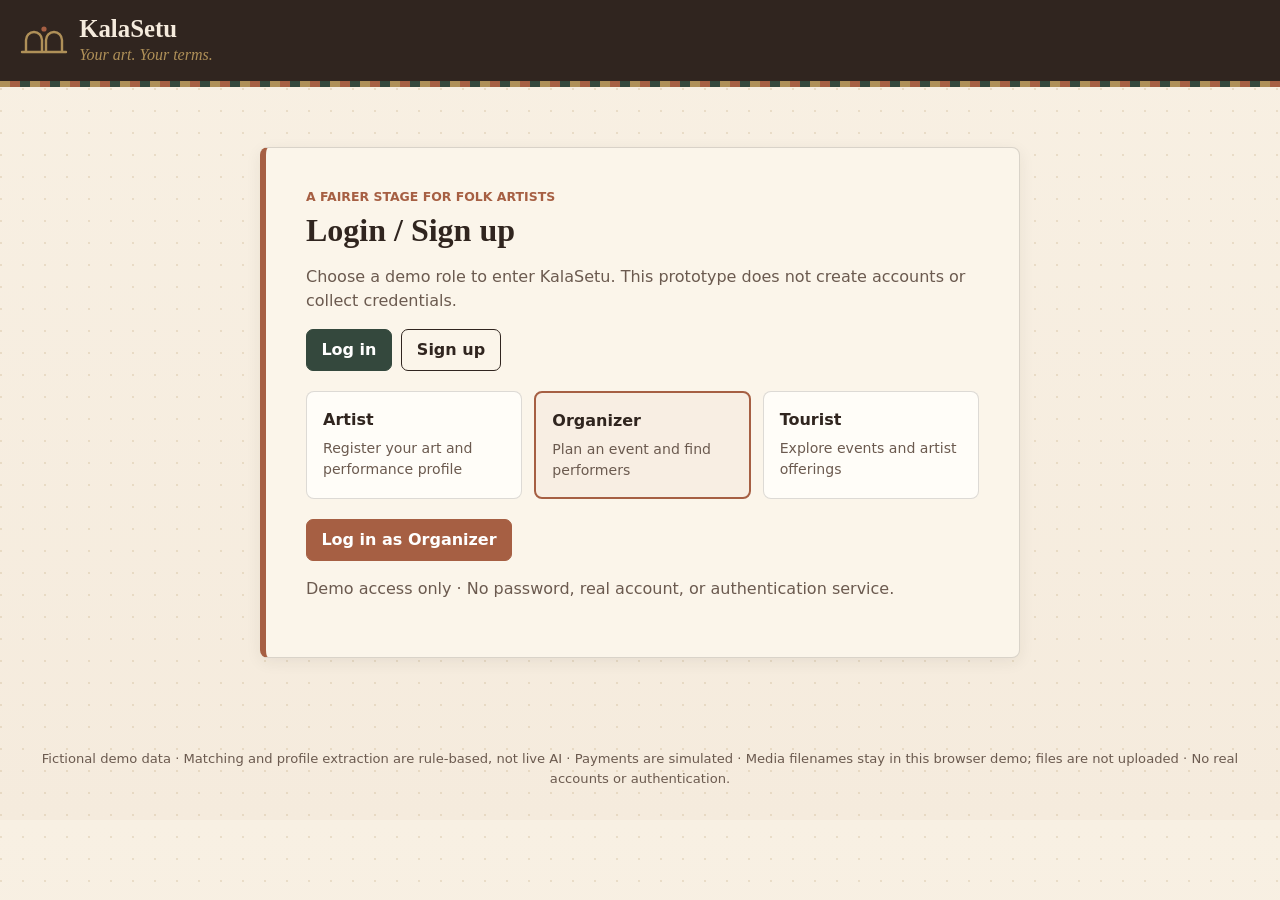
<file: index.html>
<!doctype html>
<html lang="en">
<head>
<meta charset="utf-8">
<meta name="viewport" content="width=device-width, initial-scale=1">
<script>
  const appRoute = new URLSearchParams(windgit ow.location.search);
  if (!appRoute.has('view') && !appRoute.has('demo')) window.location.replace('welcome.html');
</script>
<title>KalaSetu — Your art. Your terms.</title>
<link rel="stylesheet" href="styles.css">
</head>
<body>
<header class="top">
  <div class="brand">
    <svg class="logo" viewBox="0 0 48 32" aria-hidden="true"><path d="M2 28h44M6 28V16a8 8 0 0 1 16 0v12M26 28V16a8 8 0 0 1 16 0v12" fill="none" stroke="#AF9058" stroke-width="2.4" stroke-linecap="round"/><circle cx="24" cy="5" r="2.6" fill="#A65F43"/></svg>
    <div><h1>KalaSetu</h1><p>Your art. Your terms.</p></div>
  </div>
  <nav id="nav" aria-label="Main"></nav>
  <div class="tools">
    <button id="back" class="btn ghost" type="button" aria-label="Go to previous page" hidden>Back</button>
    <button id="reset" class="btn ghost" type="button">Reset demo</button>
  </div>
</header>
<div class="stripe" aria-hidden="true"></div>
<main>
  <section id="banner" class="banner" aria-live="polite"></section>
  <div id="app"></div>
</main>
<footer>Fictional demo data · Matching and profile extraction are rule-based, not live AI · Payments are simulated · Media filenames stay in this browser demo; files are not uploaded · No real accounts or authentication.</footer>
<div id="toast" role="status" aria-live="polite"></div>
<script src="app.js"></script>
</body>
</html>
</file>
<file: styles.css>
:root{--ivory:#F5EBDD;--espresso:#30251F;--terra:#A65F43;--gold:#AF9058;--forest:#34483D;--card:#FBF5EA;--line:rgba(48,37,31,.16);--serif:"Iowan Old Style","Palatino Linotype",Palatino,Georgia,serif;--sans:system-ui,-apple-system,"Segoe UI",Roboto,sans-serif}
*{box-sizing:border-box}
[hidden]{display:none!important}
body{margin:0;color:var(--espresso);font:16px/1.5 var(--sans);background:radial-gradient(circle at 1px 1px,rgba(175,144,88,.2) 1px,transparent 0) 0 0/22px 22px,linear-gradient(180deg,#F8F0E3,var(--ivory))}
h1,h2,h3{font-family:var(--serif);margin:0;line-height:1.2}
h2{font-size:1.55rem;margin-bottom:.35rem}h3{font-size:1.05rem;margin-bottom:.35rem}
small,.muted{color:#6b5a4f}
.top{background:var(--espresso);color:var(--ivory);display:flex;flex-wrap:wrap;gap:.65rem 1.25rem;align-items:center;justify-content:space-between;padding:.85rem 1.25rem}
.brand{display:flex;align-items:center;gap:.7rem}.brand h1{font-size:1.55rem}.brand p{margin:0;color:var(--gold);font-style:italic;font-family:var(--serif)}
.logo{width:48px;height:32px}
.stripe{height:6px;background:repeating-linear-gradient(90deg,var(--gold) 0 10px,var(--terra) 10px 20px,var(--forest) 20px 30px)}
nav{display:flex;gap:.15rem .25rem;flex-wrap:wrap}
nav button{background:none;border:0;color:var(--ivory);padding:.45rem .65rem;border-radius:6px;cursor:pointer;font:inherit;transition:background-color .16s ease,color .16s ease}
nav button[aria-current=page]{background:var(--terra);font-weight:600}
nav button:hover{background:rgba(245,235,221,.14)}nav button[aria-current=page]:hover{background:var(--terra)}
.tools{display:flex;gap:1rem;align-items:center;flex-wrap:wrap}
main{max-width:1100px;margin:0 auto;padding:1.25rem 1rem 2rem}
.banner{background:var(--forest);color:var(--ivory);border-radius:8px;padding:.75rem 1rem;margin-bottom:1.1rem;display:flex;gap:.6rem;align-items:flex-start}
.banner b{color:#E8D3A5;white-space:nowrap}
.access{max-width:760px;margin:2.5rem auto;padding:clamp(1.25rem,4vw,2.5rem);background:var(--card);border:1px solid var(--line);border-left:6px solid var(--terra);border-radius:8px;box-shadow:0 4px 16px rgba(48,37,31,.07)}
.access h2{font-size:2rem;margin:.25rem 0}.eyebrow{margin:0;color:var(--terra);font-size:.78rem;font-weight:700;text-transform:uppercase}
.mode-switch{margin:1rem 0}.mode-switch .btn[aria-pressed=true]{background:var(--forest);border-color:var(--forest);color:#fff}
.role-choices{display:grid;grid-template-columns:repeat(3,minmax(0,1fr));gap:.75rem;margin:1.25rem 0}
.role-choice{display:flex;flex-direction:column;gap:.35rem;text-align:left;padding:1rem;background:#fffdf8;border:1px solid var(--line);border-radius:8px;color:var(--espresso);font:inherit;cursor:pointer}
.role-choice[aria-pressed=true]{border:2px solid var(--terra);background:#f8eee3}.role-choice span{font-size:.88rem;color:#6b5a4f}
.match-grid{margin:.65rem 0 .9rem}.match-card{display:flex;flex-direction:column;gap:.3rem;padding:.8rem;transition:border-color .16s ease,box-shadow .16s ease,transform .16s ease}.match-card h3,.match-card p{margin:0}.match-card h3{font-size:1rem}.match-top{display:flex;align-items:center;justify-content:space-between;gap:.5rem}.match-reasons{display:flex;flex-wrap:wrap;gap:.25rem}.match-reasons .chip{font-size:.74rem;padding:.03rem .45rem}.match-card .stats{margin-top:.1rem}.match-card .btn{margin-top:.2rem}
.directory-heading{display:flex;align-items:flex-start;justify-content:space-between;gap:1rem;margin-bottom:.65rem}
.directory-heading p{margin:.25rem 0 0}
.directory-wishlist{align-self:center;color:var(--terra);font-weight:700;text-decoration:none;border-bottom:1px solid currentColor;padding:.25rem 0;white-space:nowrap}
.directory-wishlist:hover{color:var(--forest)}
.artist-card-heading{display:flex;align-items:center;justify-content:space-between;gap:.5rem}
.wishlist-toggle{display:inline-grid;place-items:center;flex:0 0 40px;width:40px;height:40px;border:1px solid var(--line);border-radius:50%;background:#fffdf8;color:var(--terra);font:inherit;font-size:1.3rem;line-height:1;cursor:pointer;transition:background-color .16s ease,border-color .16s ease,transform .16s ease}
.wishlist-toggle:hover,.wishlist-toggle[aria-pressed=true]{background:#f8eee3;border-color:var(--terra)}
.wishlist-toggle:hover{transform:scale(1.05)}
.custom-note{padding:.55rem .7rem;border-left:3px solid var(--gold);border-radius:4px;background:#fffaf0;font-size:.92rem}
.request-notes textarea{min-height:84px}
.event-photo{display:grid;grid-template-columns:minmax(0,320px) minmax(0,1fr);align-items:center;gap:.85rem;margin:.75rem 0 1rem;padding:.65rem;border:1px solid var(--line);border-radius:8px;background:#fffaf0}
.event-photo img{display:block;width:100%;aspect-ratio:16/9;object-fit:cover;border-radius:6px;background:var(--ivory)}
.event-photo figcaption{display:flex;flex-direction:column;gap:.3rem;color:#6b5a4f;font-size:.9rem}
.event-photo figcaption b{color:var(--espresso);font-family:var(--serif);font-size:1rem}
.event-photo-summary{grid-template-columns:minmax(0,220px) minmax(0,1fr);margin:.55rem 0}
.tourist-page>label{max-width:560px;margin:.75rem 0 1.25rem}
.tourist-section{margin:1.5rem 0}
.tourist-section-heading{display:flex;align-items:baseline;justify-content:space-between;gap:1rem;margin-bottom:.65rem}
.tourist-section-heading h3{margin:0;font:600 1.2rem/1.2 var(--serif)}
.tourist-section-heading .result-count{margin:0;font-size:.84rem}
.tourist-grid{align-items:stretch}
.tourist-event{padding:0;overflow:hidden}
.tourist-event[role=link]{cursor:pointer;transition:border-color .16s ease,box-shadow .16s ease,transform .16s ease}
.tourist-event[role=link]:hover,.tourist-event[role=link]:focus-visible{border-color:var(--terra);box-shadow:0 6px 16px rgba(48,37,31,.1);transform:translateY(-2px);outline:3px solid var(--gold);outline-offset:2px}
.tourist-event>img{display:block;width:100%;aspect-ratio:16/9;object-fit:cover;background:var(--ivory)}
.tourist-event-body{display:flex;flex-direction:column;align-items:flex-start;gap:.35rem;padding:1rem;height:100%}
.tourist-event-body h3,.tourist-event-body p{margin:0}
.tourist-event-body .btn{margin-top:auto}
.tourist-event-link{margin-top:auto;padding-top:.45rem;color:var(--terra);font-weight:700}
.event-detail{display:flex;flex-direction:column;gap:1rem}
.event-detail-card{overflow:hidden;background:var(--card);border:1px solid var(--line);border-radius:10px;box-shadow:0 2px 8px rgba(48,37,31,.06)}
.event-detail-image{display:block;width:100%;max-height:430px;aspect-ratio:16/8;object-fit:cover;background:var(--ivory)}
.event-detail-content{padding:clamp(1rem,3vw,2rem)}
.event-detail-content h2{margin:.25rem 0}
.event-detail-description{margin:1rem 0;font-size:1.04rem}
.event-detail-grid{display:grid;grid-template-columns:repeat(auto-fit,minmax(190px,1fr));gap:.7rem;margin:1.2rem 0}
.event-detail-item{display:flex;flex-direction:column;gap:.15rem;padding:.7rem;border:1px solid var(--line);border-radius:7px;background:#fffaf0;overflow-wrap:anywhere}
.event-detail-subsection{margin-top:1.2rem;padding-top:1rem;border-top:1px solid var(--line)}
.event-detail-subsection h3{margin-bottom:.5rem}
.event-detail-content>.btn{margin-top:1rem}
.checkout-page{max-width:900px;margin:0 auto}
.checkout-layout{display:grid;grid-template-columns:minmax(0,1.5fr) minmax(260px,.8fr);gap:1rem;margin-top:1rem;align-items:start}
.checkout-summary{position:sticky;top:1rem}
.checkout-summary h3{margin-bottom:.8rem}
.checkout-price-row{display:flex;justify-content:space-between;gap:.75rem;padding:.55rem 0;border-bottom:1px solid var(--line)}
.checkout-total{margin-top:.25rem;font-size:1.05rem}
.checkout-note{margin:.8rem 0;font-size:.88rem}
.checkout-summary>.btn{width:100%;margin-top:.45rem}
.checkout-summary>.checkout-back{margin-top:.6rem}
.confirmation-page{max-width:720px;margin:1.5rem auto;text-align:center}
.confirmation-mark{display:grid;place-items:center;width:68px;height:68px;margin:0 auto .8rem;border-radius:50%;background:var(--forest);color:#fff;font-size:2rem;font-weight:700}
.confirmation-page h2{font-size:2rem}
.confirmation-message{max-width:58ch;margin:.65rem auto 1.25rem;font-size:1.08rem}
.confirmation-details{text-align:left;margin:1rem 0}
.confirmation-details .event-detail-grid{margin:.3rem 0}
.confirmation-details>p{margin:.8rem 0 0}
.confirmation-actions{justify-content:center}
.media-note{margin:0;font-size:.82rem}
.home{display:flex;flex-direction:column;gap:2rem;padding:.45rem 0 1rem}
.home-hero{display:grid;grid-template-columns:minmax(0,1.05fr) minmax(0,.95fr);align-items:center;gap:clamp(2rem,4vw,3.5rem);padding:1.75rem 0 2.25rem;border-bottom:1px solid var(--line)}
.home-copy{max-width:560px}
.home-title{max-width:12ch;margin:.4rem 0 .75rem;font-size:3.1rem;line-height:1.08}
.home-intro{max-width:52ch;margin:0 0 1.15rem;font-size:1.08rem;color:#6b5a4f}
.home-actions{gap:.65rem}
.home-note{margin:.85rem 0 0;font-size:.84rem}
.home-artwork{display:grid;grid-template-columns:1.12fr .88fr;grid-template-rows:repeat(2,minmax(0,1fr));gap:.65rem;min-height:370px}
.home-art{display:grid;grid-template-rows:minmax(0,1fr) auto;min-width:0;margin:0;overflow:hidden;background:var(--card);border:1px solid var(--line);border-radius:8px;box-shadow:0 2px 8px rgba(48,37,31,.06)}
.home-art-main{grid-row:1/3}
.home-art img{display:block;width:100%;height:100%;min-height:0;object-fit:cover}
.home-art figcaption{display:flex;flex-direction:column;gap:.15rem;padding:.6rem .7rem}
.home-art figcaption span{color:#6b5a4f;font-size:.75rem}
.home-art figcaption b{font-family:var(--serif);font-size:.92rem;line-height:1.25}
.home-steps{padding:.1rem 0 .5rem}
.home-steps>h2{margin-bottom:1rem;font-size:1.4rem}
.home-step-grid{display:grid;grid-template-columns:repeat(3,minmax(0,1fr));gap:1.25rem}
.home-step-grid article{padding:.7rem 0 0;border-top:2px solid var(--gold)}
.home-step-number{color:var(--terra);font-size:.78rem;font-weight:700}
.home-step-grid h3{margin:.35rem 0 .25rem}
.home-step-grid p{margin:0;color:#6b5a4f;font-size:.92rem}
.grid{display:grid;grid-template-columns:repeat(auto-fit,minmax(255px,1fr));gap:.85rem}
.cols{display:grid;grid-template-columns:minmax(0,1fr) minmax(0,1fr);gap:1rem}
.card{background:var(--card);border:1px solid var(--line);border-radius:10px;padding:1rem;box-shadow:0 2px 8px rgba(48,37,31,.06);transition:border-color .16s ease,box-shadow .16s ease,transform .16s ease}
.card.art:hover,.match-card:hover{border-color:rgba(166,95,67,.45);box-shadow:0 6px 16px rgba(48,37,31,.1);transform:translateY(-2px)}
.card.art svg{transition:transform .28s ease}
.card.art:hover svg{transform:scale(1.025)}
.card.art{padding:0;overflow:hidden;display:flex;flex-direction:column}.card.art .body{padding:1rem;display:flex;flex-direction:column;gap:.5rem;flex:1}
.card.art svg{display:block;width:100%;height:auto}
.chips{display:flex;flex-wrap:wrap;gap:.35rem}.chip{border:1px solid var(--line);border-radius:999px;padding:.05rem .6rem;font-size:.8rem;background:#fff8}
.tag{font-size:.72rem;text-transform:uppercase;color:var(--terra);font-weight:700}
.stats{display:flex;gap:1rem;flex-wrap:wrap;font-size:.9rem;margin-top:auto}.stats b{display:block;font-family:var(--serif);font-size:1.05rem}
.filters{display:flex;flex-wrap:wrap;gap:.75rem;align-items:end;margin:.75rem 0 1rem}
label{display:flex;flex-direction:column;gap:.25rem;font-size:.88rem;font-weight:600}
label small{font-weight:400}
input,select,textarea{font:inherit;padding:.5rem .6rem;border:1px solid #b9a998;border-radius:6px;background:#fffdf8;color:var(--espresso);min-width:0;transition:border-color .16s ease,box-shadow .16s ease}
textarea{min-height:130px;resize:vertical}
input:focus-visible,select:focus-visible,textarea:focus-visible,button:focus-visible,summary:focus-visible{outline:3px solid var(--gold);outline-offset:2px}
input[type=file]::file-selector-button{margin-right:.6rem;padding:.4rem .65rem;border:1px solid var(--line);border-radius:5px;background:#f2e7d6;color:var(--espresso);font:inherit;cursor:pointer}
.form{display:grid;grid-template-columns:repeat(auto-fit,minmax(200px,1fr));gap:.8rem}.form .wide{grid-column:1/-1}
.btn{font:inherit;font-weight:600;border-radius:7px;min-height:40px;padding:.5rem .9rem;border:1px solid var(--terra);background:var(--terra);color:#fff;cursor:pointer;transition:background-color .16s ease,border-color .16s ease,color .16s ease,box-shadow .16s ease,transform .16s ease}
.btn:hover:not(:disabled){filter:brightness(1.06);transform:translateY(-1px);box-shadow:0 2px 6px rgba(48,37,31,.12)}.btn:disabled{opacity:.55;cursor:not-allowed}
.btn:active:not(:disabled){transform:translateY(0)}
.btn.alt{background:var(--forest);border-color:var(--forest)}.btn.ghost{background:none;color:inherit;border-color:currentColor}
.top .btn.ghost{color:var(--ivory);border-color:var(--gold)}
.btn.danger{background:none;color:#8a2f1f;border-color:#8a2f1f}
.row{display:flex;gap:.6rem;flex-wrap:wrap;align-items:center}
.badge{display:inline-block;border-radius:999px;padding:.1rem .65rem;font-size:.78rem;font-weight:700;background:#e8dcc7}
.badge.confirmed{background:var(--forest);color:#fff}.badge.awaiting_artist,.badge.awaiting_organizer{background:#E8D3A5}.badge.declined{background:#e9c9c0;color:#6b1f12}
.flag{background:#fbe9d7;border:1px solid var(--terra);border-radius:8px;padding:.5rem .75rem;margin:.4rem 0;font-size:.9rem}
.ok{color:var(--forest);font-weight:600}.err{color:#9b2c1a;font-weight:600;margin:.4rem 0 0}
table{width:100%;border-collapse:collapse;font-size:.92rem}th,td{text-align:left;padding:.4rem .5rem;border-bottom:1px solid var(--line)}td.n,th.n{text-align:right;font-variant-numeric:tabular-nums}
tfoot td{font-weight:700}
ol.hist,ul.log{margin:.3rem 0;padding-left:1.1rem}ol.hist li,ul.log li{margin:.35rem 0}
.actions{border-top:1px dashed var(--line);margin-top:.75rem;padding-top:.75rem;display:flex;flex-direction:column;gap:.6rem}
details{border:1px solid var(--line);border-radius:8px;padding:.5rem .75rem;background:#fffaf0}summary{cursor:pointer;font-weight:600}
.empty{text-align:center;padding:2rem 1rem;border:2px dashed var(--gold);border-radius:10px;background:#fbf5ea99}
.list{display:flex;flex-direction:column;gap:.5rem}.list>button{text-align:left;background:var(--card);border:1px solid var(--line);border-radius:10px;padding:.6rem .8rem;cursor:pointer;font:inherit;color:inherit}
.list>button[aria-current=true]{border-color:var(--terra);box-shadow:0 0 0 2px var(--terra) inset}
.split{display:grid;grid-template-columns:260px minmax(0,1fr);gap:1.25rem}
footer{text-align:center;font-size:.82rem;color:#6b5a4f;padding:1.2rem 1rem 2rem}
#toast{position:fixed;left:50%;bottom:1.2rem;transform:translate(-50%,20px);background:var(--espresso);color:var(--ivory);padding:.7rem 1.1rem;border-radius:10px;opacity:0;pointer-events:none;transition:.25s;max-width:92vw;z-index:9}
#toast.show{opacity:1;transform:translate(-50%,0)}#toast.bad{background:#8a2f1f}
#app>section{animation:view-enter .2s ease-out both}
@keyframes view-enter{from{opacity:0;transform:translateY(5px)}to{opacity:1;transform:translateY(0)}}
@media(max-width:820px){.cols,.split,.checkout-layout{grid-template-columns:1fr}.checkout-summary{position:static}.top{padding:.75rem 1rem}.home-hero{grid-template-columns:1fr;gap:1.4rem}.home-copy{max-width:680px}.home-artwork{max-width:680px;width:100%;min-height:330px}.home-step-grid{gap:1rem}}
@media(max-width:560px){
	.top{display:grid;grid-template-columns:minmax(0,1fr);gap:.5rem;padding:.7rem .8rem}
	.brand{gap:.55rem}.brand h1{font-size:1.4rem}.brand p{font-size:.9rem}.logo{width:42px;height:28px}
	nav{gap:.1rem .2rem;flex-wrap:nowrap;overflow-x:auto;overscroll-behavior-x:contain;scrollbar-width:thin;-webkit-overflow-scrolling:touch}
	nav button{flex:0 0 auto;min-height:36px;padding:.3rem .48rem;font-size:.82rem;white-space:nowrap}
	.tools{width:100%;justify-content:space-between;gap:.45rem}
	.top .btn.ghost{min-height:34px;padding:.3rem .55rem;font-size:.78rem}
	main{padding:.9rem .8rem 1.5rem}
	.banner{gap:.45rem;padding:.65rem .75rem;margin-bottom:.9rem;font-size:.92rem}
	.role-choices{grid-template-columns:1fr}.access{margin:1rem auto;padding:1.25rem}
	.access h2{font-size:1.7rem}.match-grid{grid-template-columns:1fr;gap:.6rem}
	.directory-heading{align-items:center;gap:.6rem}.directory-heading h2{font-size:1.35rem}.directory-wishlist{font-size:.88rem}
	.tourist-section{margin:1.1rem 0}.tourist-section-heading{align-items:flex-start}.tourist-event-body{padding:.8rem}
	.event-photo,.event-photo-summary{grid-template-columns:minmax(0,1fr);gap:.5rem}.event-photo img{max-height:210px}
	.home{gap:1.35rem;padding:.15rem 0 .7rem}.home-hero{gap:1.1rem;padding:1rem 0 1.4rem}.home-title{max-width:18ch;font-size:2rem;line-height:1.1}.home-intro{font-size:1rem;margin-bottom:.9rem}.home-note{margin-top:.65rem}.home-artwork{height:250px;min-height:0;gap:.45rem}.home-art{min-height:0}.home-art figcaption{padding:.5rem}.home-art figcaption b{font-size:.82rem}.home-steps>h2{font-size:1.25rem}.home-step-grid{grid-template-columns:1fr;gap:.7rem}
	.card{padding:.85rem}.card.art{padding:0}
	.form{grid-template-columns:minmax(0,1fr);gap:.65rem}
	.form .wide{grid-column:auto}
	table{font-size:.84rem}th,td{padding:.35rem .3rem;overflow-wrap:anywhere}
}
@media(prefers-reduced-motion:reduce){*{transition:none!important;animation:none!important;scroll-behavior:auto!important}}
</file>
<file: welcome.css>
.welcome-top{align-items:center}
.welcome-brand{display:flex;align-items:center;gap:.7rem;color:var(--ivory);text-decoration:none}
.welcome-brand span{display:flex;flex-direction:column}
.welcome-brand b{font:600 1.55rem/1.2 var(--serif)}
.welcome-brand small{color:var(--gold);font:italic .92rem/1.3 var(--serif)}
.welcome-main{width:min(100% - 2rem,1100px);padding:1.75rem 1rem 2rem}
.welcome-hero{display:grid;grid-template-columns:minmax(0,.92fr) minmax(0,1.08fr);align-items:center;gap:clamp(2rem,5vw,4rem);padding:.75rem 0 2rem;border-bottom:1px solid var(--line)}
.welcome-copy{max-width:510px}
.welcome-copy h1{max-width:11ch;margin:.4rem 0 .85rem;font:600 3rem/1.08 var(--serif)}
.welcome-copy>p:not(.eyebrow,.welcome-note){max-width:48ch;margin:0 0 1.3rem;color:#6b5a4f;font-size:1.05rem}
.welcome-cta-form{margin:0}
.welcome-cta{display:inline-flex;align-items:center;justify-content:center;min-height:48px;padding:.65rem 1.2rem}
.welcome-note{margin:.75rem 0 0;color:#6b5a4f;font-size:.82rem}
.welcome-gallery{display:grid;grid-template-columns:1.12fr .88fr;grid-template-rows:repeat(2,minmax(0,1fr));gap:.65rem;min-height:390px}
.welcome-gallery figure{display:grid;grid-template-rows:minmax(0,1fr) auto;min-width:0;margin:0;overflow:hidden;border:1px solid var(--line);border-radius:8px;background:var(--card);box-shadow:0 2px 8px rgba(48,37,31,.06)}
.welcome-gallery-feature{grid-row:1/3}
.welcome-gallery img{display:block;width:100%;height:100%;min-height:0;aspect-ratio:4/3;object-fit:cover;background:var(--ivory)}
.welcome-gallery-feature img{aspect-ratio:auto}
.welcome-gallery figcaption{display:flex;flex-direction:column;gap:.15rem;padding:.6rem .7rem}
.welcome-gallery figcaption span{color:var(--terra);font-size:.72rem;font-weight:700;text-transform:uppercase}
.welcome-gallery figcaption b{font:600 .94rem/1.25 var(--serif)}
.welcome-steps{display:grid;grid-template-columns:repeat(3,minmax(0,1fr));gap:1.25rem;padding:1.4rem 0 .4rem}
.welcome-steps article{padding:.65rem 0 0;border-top:2px solid var(--gold)}
.welcome-steps article>span{color:var(--terra);font-size:.78rem;font-weight:700}
.welcome-steps h2{margin:.35rem 0 .25rem;font-size:1.12rem}
.welcome-steps p{margin:0;color:#6b5a4f;font-size:.9rem}
@media(max-width:820px){
  .welcome-hero{grid-template-columns:1fr;gap:1.4rem}
  .welcome-copy{max-width:680px}
  .welcome-gallery{width:100%;max-width:680px;min-height:330px}
}
@media(max-width:560px){
  .welcome-top{gap:.5rem;padding:.7rem .8rem}
  .welcome-brand{gap:.55rem}.welcome-brand b{font-size:1.35rem}.welcome-brand small{font-size:.82rem}.welcome-brand .logo{width:42px;height:28px}
  .welcome-main{width:100%;padding:.9rem .8rem 1.5rem}
  .welcome-hero{gap:1.1rem;padding:.4rem 0 1.3rem}
  .welcome-copy h1{max-width:14ch;font-size:2.1rem}
  .welcome-copy>p:not(.eyebrow,.welcome-note){font-size:.98rem}
  .welcome-cta{width:100%;text-align:center}
  .welcome-gallery{height:250px;min-height:0;gap:.45rem}
  .welcome-gallery figure{min-height:0}
  .welcome-gallery figcaption{padding:.45rem}
  .welcome-gallery figcaption b{font-size:.8rem}
  .welcome-steps{grid-template-columns:1fr;gap:.7rem;padding-top:1.1rem}
}
@media(prefers-reduced-motion:reduce){.welcome-gallery img{transition:none!important}}
</file>
